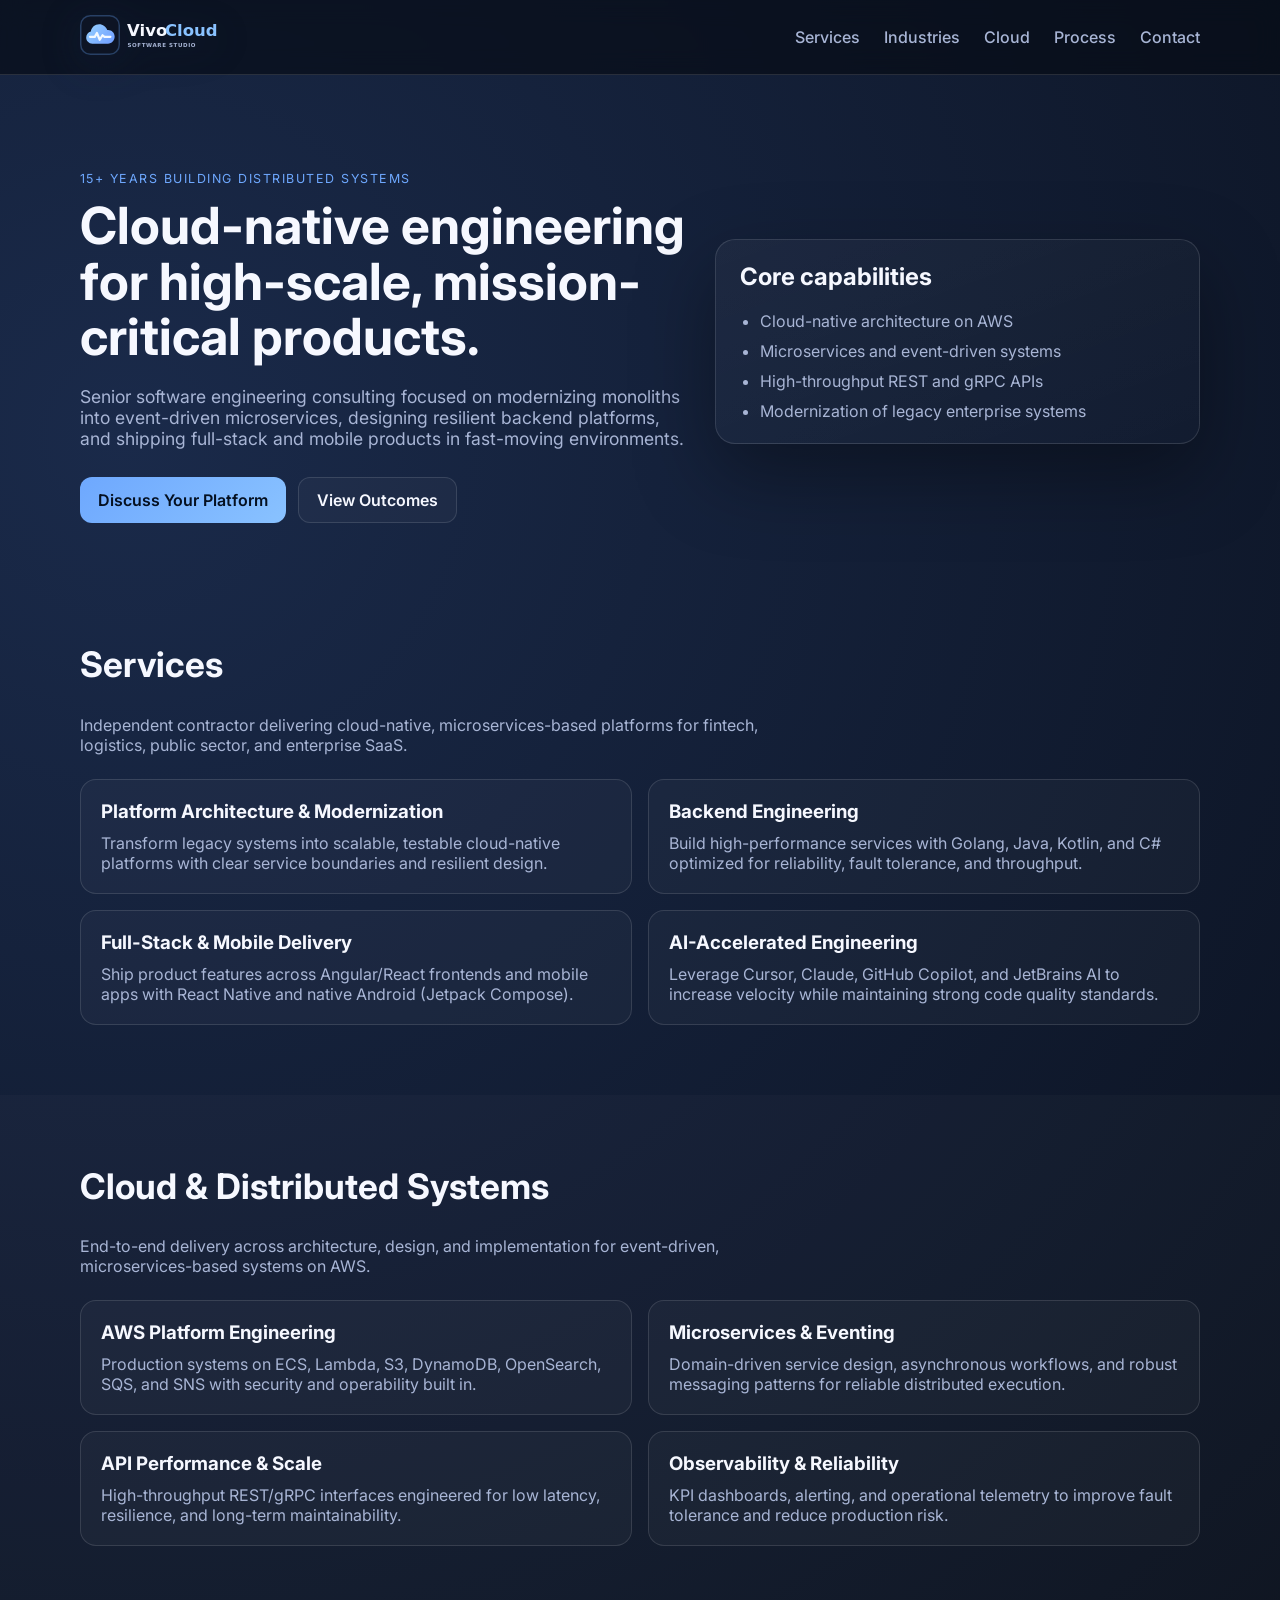
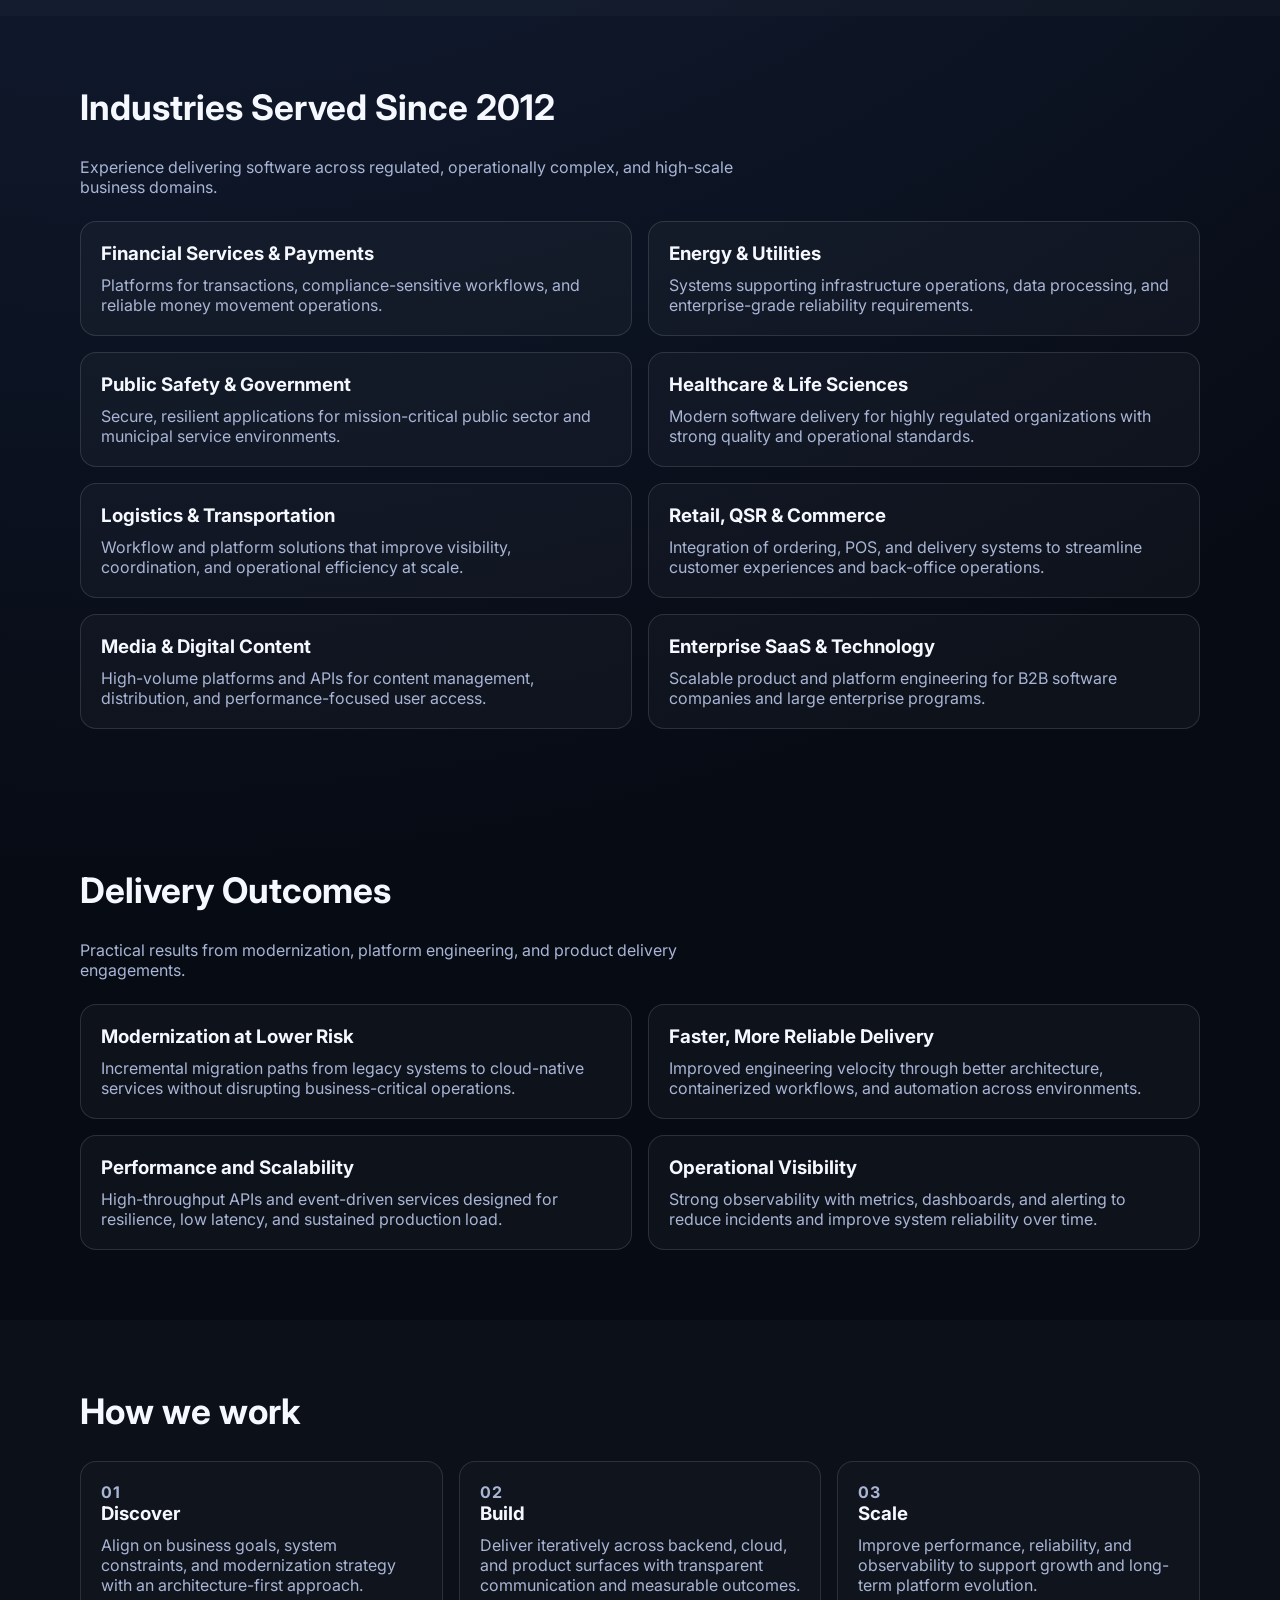
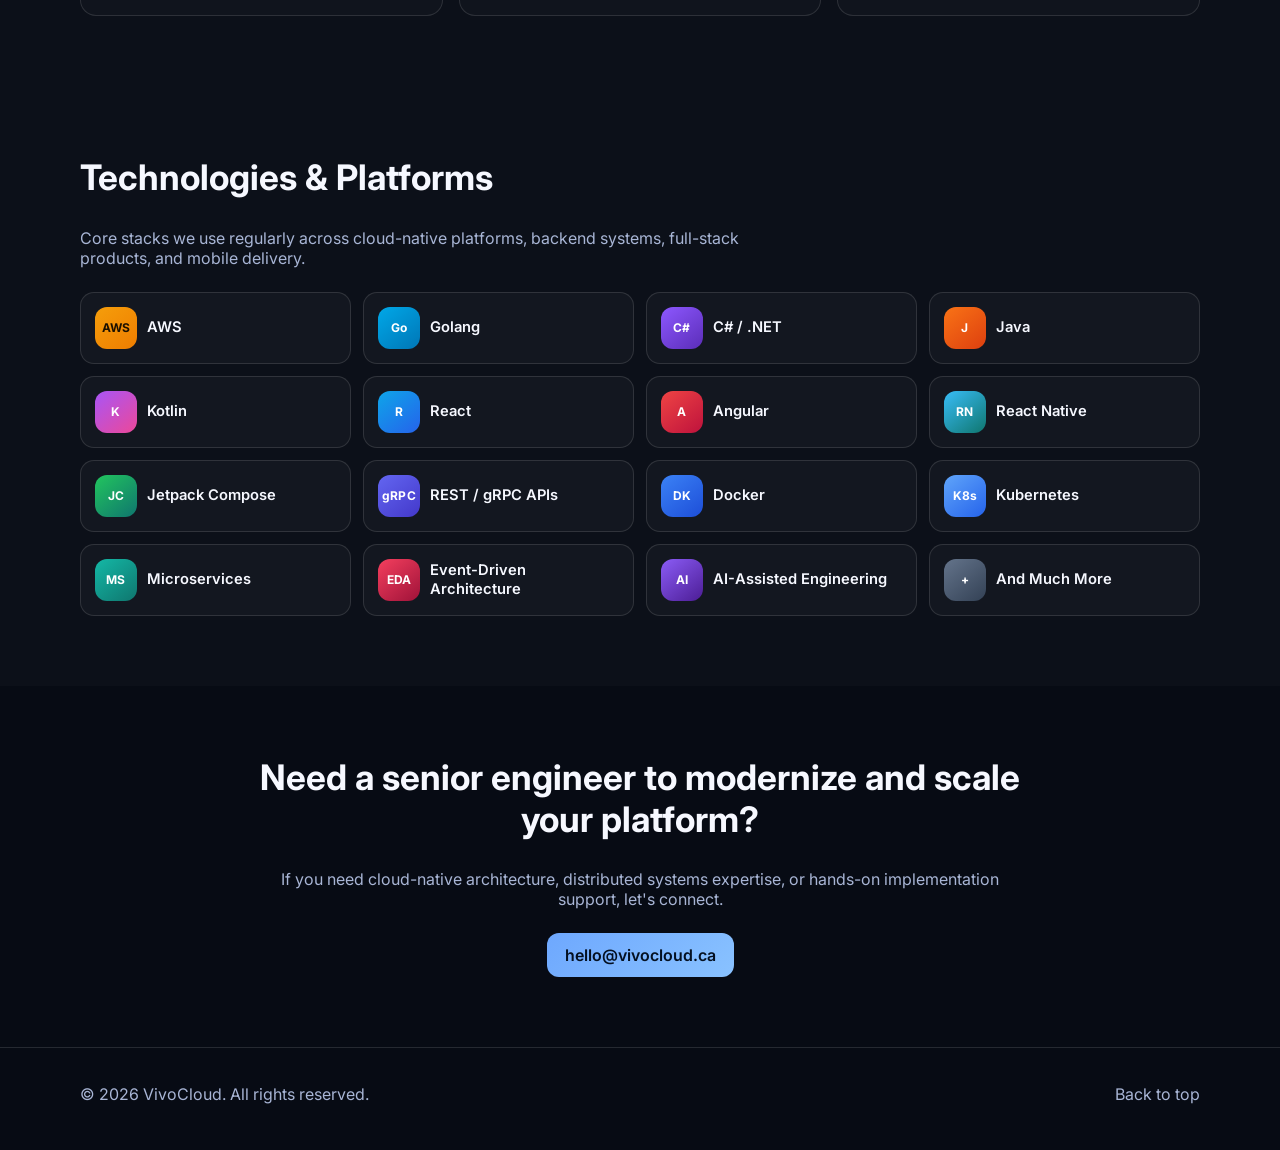
<file: index.html>
<!doctype html>
<html lang="en">
  <head>
    <meta charset="UTF-8" />
    <meta name="viewport" content="width=device-width, initial-scale=1.0" />
    <title>VivoCloud | Cloud-Native Software Engineering & Modernization</title>
    <meta
      name="description"
      content="VivoCloud delivers cloud-native platforms, microservices modernization, and high-performance software engineering across web, mobile, and enterprise systems."
    />
    <link rel="preconnect" href="https://fonts.googleapis.com" />
    <link rel="preconnect" href="https://fonts.gstatic.com" crossorigin />
    <link
      href="https://fonts.googleapis.com/css2?family=Inter:wght@400;500;600;700;800&display=swap"
      rel="stylesheet"
    />
    <link rel="stylesheet" href="styles.css" />
  </head>
  <body>
    <header class="site-header">
      <div class="container nav-wrap">
        <a href="#top" class="brand" aria-label="VivoCloud home">
          <img src="assets/logo-vivocloud-pulse.svg" alt="VivoCloud" />
        </a>
        <nav class="nav">
          <a href="#services">Services</a>
          <a href="#industries">Industries</a>
          <a href="#cloud">Cloud</a>
          <a href="#process">Process</a>
          <a href="#contact">Contact</a>
        </nav>
      </div>
    </header>

    <main id="top">
      <section class="hero">
        <div class="container hero-grid">
          <div>
            <p class="eyebrow">15+ years building distributed systems</p>
            <h1>Cloud-native engineering for high-scale, mission-critical products.</h1>
            <p class="lead">
              Senior software engineering consulting focused on modernizing
              monoliths into event-driven microservices, designing resilient
              backend platforms, and shipping full-stack and mobile products in
              fast-moving environments.
            </p>
            <div class="hero-actions">
              <a class="btn btn-primary" href="#contact">Discuss Your Platform</a>
              <a class="btn btn-secondary" href="#outcomes">View Outcomes</a>
            </div>
          </div>
          <aside class="hero-card">
            <h2>Core capabilities</h2>
            <ul>
              <li>Cloud-native architecture on AWS</li>
              <li>Microservices and event-driven systems</li>
              <li>High-throughput REST and gRPC APIs</li>
              <li>Modernization of legacy enterprise systems</li>
            </ul>
          </aside>
        </div>
      </section>

      <section id="services" class="section">
        <div class="container">
          <h2>Services</h2>
          <p class="section-intro">
            Independent contractor delivering cloud-native, microservices-based
            platforms for fintech, logistics, public sector, and enterprise SaaS.
          </p>
          <div class="cards">
            <article class="card">
              <h3>Platform Architecture & Modernization</h3>
              <p>
                Transform legacy systems into scalable, testable cloud-native
                platforms with clear service boundaries and resilient design.
              </p>
            </article>
            <article class="card">
              <h3>Backend Engineering</h3>
              <p>
                Build high-performance services with Golang, Java, Kotlin, and C#
                optimized for reliability, fault tolerance, and throughput.
              </p>
            </article>
            <article class="card">
              <h3>Full-Stack & Mobile Delivery</h3>
              <p>
                Ship product features across Angular/React frontends and mobile
                apps with React Native and native Android (Jetpack Compose).
              </p>
            </article>
            <article class="card">
              <h3>AI-Accelerated Engineering</h3>
              <p>
                Leverage Cursor, Claude, GitHub Copilot, and JetBrains AI to
                increase velocity while maintaining strong code quality standards.
              </p>
            </article>
          </div>
        </div>
      </section>

      <section id="cloud" class="section section-muted">
        <div class="container">
          <h2>Cloud & Distributed Systems</h2>
          <p class="section-intro">
            End-to-end delivery across architecture, design, and implementation
            for event-driven, microservices-based systems on AWS.
          </p>
          <div class="cards">
            <article class="card">
              <h3>AWS Platform Engineering</h3>
              <p>
                Production systems on ECS, Lambda, S3, DynamoDB, OpenSearch,
                SQS, and SNS with security and operability built in.
              </p>
            </article>
            <article class="card">
              <h3>Microservices & Eventing</h3>
              <p>
                Domain-driven service design, asynchronous workflows, and
                robust messaging patterns for reliable distributed execution.
              </p>
            </article>
            <article class="card">
              <h3>API Performance & Scale</h3>
              <p>
                High-throughput REST/gRPC interfaces engineered for low
                latency, resilience, and long-term maintainability.
              </p>
            </article>
            <article class="card">
              <h3>Observability & Reliability</h3>
              <p>
                KPI dashboards, alerting, and operational telemetry to improve
                fault tolerance and reduce production risk.
              </p>
            </article>
          </div>
        </div>
      </section>

      <section id="industries" class="section">
        <div class="container">
          <h2>Industries Served Since 2012</h2>
          <p class="section-intro">
            Experience delivering software across regulated, operationally
            complex, and high-scale business domains.
          </p>
          <div class="cards">
            <article class="card">
              <h3>Financial Services & Payments</h3>
              <p>
                Platforms for transactions, compliance-sensitive workflows, and
                reliable money movement operations.
              </p>
            </article>
            <article class="card">
              <h3>Energy & Utilities</h3>
              <p>
                Systems supporting infrastructure operations, data processing,
                and enterprise-grade reliability requirements.
              </p>
            </article>
            <article class="card">
              <h3>Public Safety & Government</h3>
              <p>
                Secure, resilient applications for mission-critical public
                sector and municipal service environments.
              </p>
            </article>
            <article class="card">
              <h3>Healthcare & Life Sciences</h3>
              <p>
                Modern software delivery for highly regulated organizations with
                strong quality and operational standards.
              </p>
            </article>
            <article class="card">
              <h3>Logistics & Transportation</h3>
              <p>
                Workflow and platform solutions that improve visibility,
                coordination, and operational efficiency at scale.
              </p>
            </article>
            <article class="card">
              <h3>Retail, QSR & Commerce</h3>
              <p>
                Integration of ordering, POS, and delivery systems to streamline
                customer experiences and back-office operations.
              </p>
            </article>
            <article class="card">
              <h3>Media & Digital Content</h3>
              <p>
                High-volume platforms and APIs for content management,
                distribution, and performance-focused user access.
              </p>
            </article>
            <article class="card">
              <h3>Enterprise SaaS & Technology</h3>
              <p>
                Scalable product and platform engineering for B2B software
                companies and large enterprise programs.
              </p>
            </article>
          </div>
        </div>
      </section>

      <section id="outcomes" class="section">
        <div class="container">
          <h2>Delivery Outcomes</h2>
          <p class="section-intro">
            Practical results from modernization, platform engineering, and
            product delivery engagements.
          </p>
          <div class="cards">
            <article class="card">
              <h3>Modernization at Lower Risk</h3>
              <p>
                Incremental migration paths from legacy systems to cloud-native
                services without disrupting business-critical operations.
              </p>
            </article>
            <article class="card">
              <h3>Faster, More Reliable Delivery</h3>
              <p>
                Improved engineering velocity through better architecture,
                containerized workflows, and automation across environments.
              </p>
            </article>
            <article class="card">
              <h3>Performance and Scalability</h3>
              <p>
                High-throughput APIs and event-driven services designed for
                resilience, low latency, and sustained production load.
              </p>
            </article>
            <article class="card">
              <h3>Operational Visibility</h3>
              <p>
                Strong observability with metrics, dashboards, and alerting to
                reduce incidents and improve system reliability over time.
              </p>
            </article>
          </div>
        </div>
      </section>

      <section id="process" class="section section-muted">
        <div class="container">
          <h2>How we work</h2>
          <div class="steps">
            <article>
              <p class="step-number">01</p>
              <h3>Discover</h3>
              <p>
                Align on business goals, system constraints, and modernization
                strategy with an architecture-first approach.
              </p>
            </article>
            <article>
              <p class="step-number">02</p>
              <h3>Build</h3>
              <p>
                Deliver iteratively across backend, cloud, and product surfaces
                with transparent communication and measurable outcomes.
              </p>
            </article>
            <article>
              <p class="step-number">03</p>
              <h3>Scale</h3>
              <p>
                Improve performance, reliability, and observability to support
                growth and long-term platform evolution.
              </p>
            </article>
          </div>
        </div>
      </section>

      <section id="stack" class="section section-muted">
        <div class="container">
          <h2>Technologies &amp; Platforms</h2>
          <p class="section-intro">
            Core stacks we use regularly across cloud-native platforms, backend
            systems, full-stack products, and mobile delivery.
          </p>
          <div class="tech-grid">
            <article class="tech-item"><span class="tech-logo aws">AWS</span><span class="tech-name">AWS</span></article>
            <article class="tech-item"><span class="tech-logo go">Go</span><span class="tech-name">Golang</span></article>
            <article class="tech-item"><span class="tech-logo cs">C#</span><span class="tech-name">C# / .NET</span></article>
            <article class="tech-item"><span class="tech-logo java">J</span><span class="tech-name">Java</span></article>
            <article class="tech-item"><span class="tech-logo kotlin">K</span><span class="tech-name">Kotlin</span></article>
            <article class="tech-item"><span class="tech-logo react">R</span><span class="tech-name">React</span></article>
            <article class="tech-item"><span class="tech-logo angular">A</span><span class="tech-name">Angular</span></article>
            <article class="tech-item"><span class="tech-logo rn">RN</span><span class="tech-name">React Native</span></article>
            <article class="tech-item"><span class="tech-logo compose">JC</span><span class="tech-name">Jetpack Compose</span></article>
            <article class="tech-item"><span class="tech-logo grpc">gRPC</span><span class="tech-name">REST / gRPC APIs</span></article>
            <article class="tech-item"><span class="tech-logo docker">DK</span><span class="tech-name">Docker</span></article>
            <article class="tech-item"><span class="tech-logo k8s">K8s</span><span class="tech-name">Kubernetes</span></article>
            <article class="tech-item"><span class="tech-logo micro">MS</span><span class="tech-name">Microservices</span></article>
            <article class="tech-item"><span class="tech-logo event">EDA</span><span class="tech-name">Event-Driven Architecture</span></article>
            <article class="tech-item"><span class="tech-logo ai">AI</span><span class="tech-name">AI-Assisted Engineering</span></article>
            <article class="tech-item"><span class="tech-logo more">+</span><span class="tech-name">And Much More</span></article>
          </div>
        </div>
      </section>

      <section id="contact" class="section">
        <div class="container contact">
          <h2>Need a senior engineer to modernize and scale your platform?</h2>
          <p>
            If you need cloud-native architecture, distributed systems expertise,
            or hands-on implementation support, let&apos;s connect.
          </p>
          <a class="btn btn-primary" href="mailto:hello@vivocloud.ca"
            >hello@vivocloud.ca</a
          >
        </div>
      </section>
    </main>

    <footer class="site-footer">
      <div class="container footer-wrap">
        <p>© <span id="year"></span> VivoCloud. All rights reserved.</p>
        <a href="#top">Back to top</a>
      </div>
    </footer>

    <script>
      document.getElementById("year").textContent = new Date().getFullYear();
    </script>
  </body>
</html>
</file>
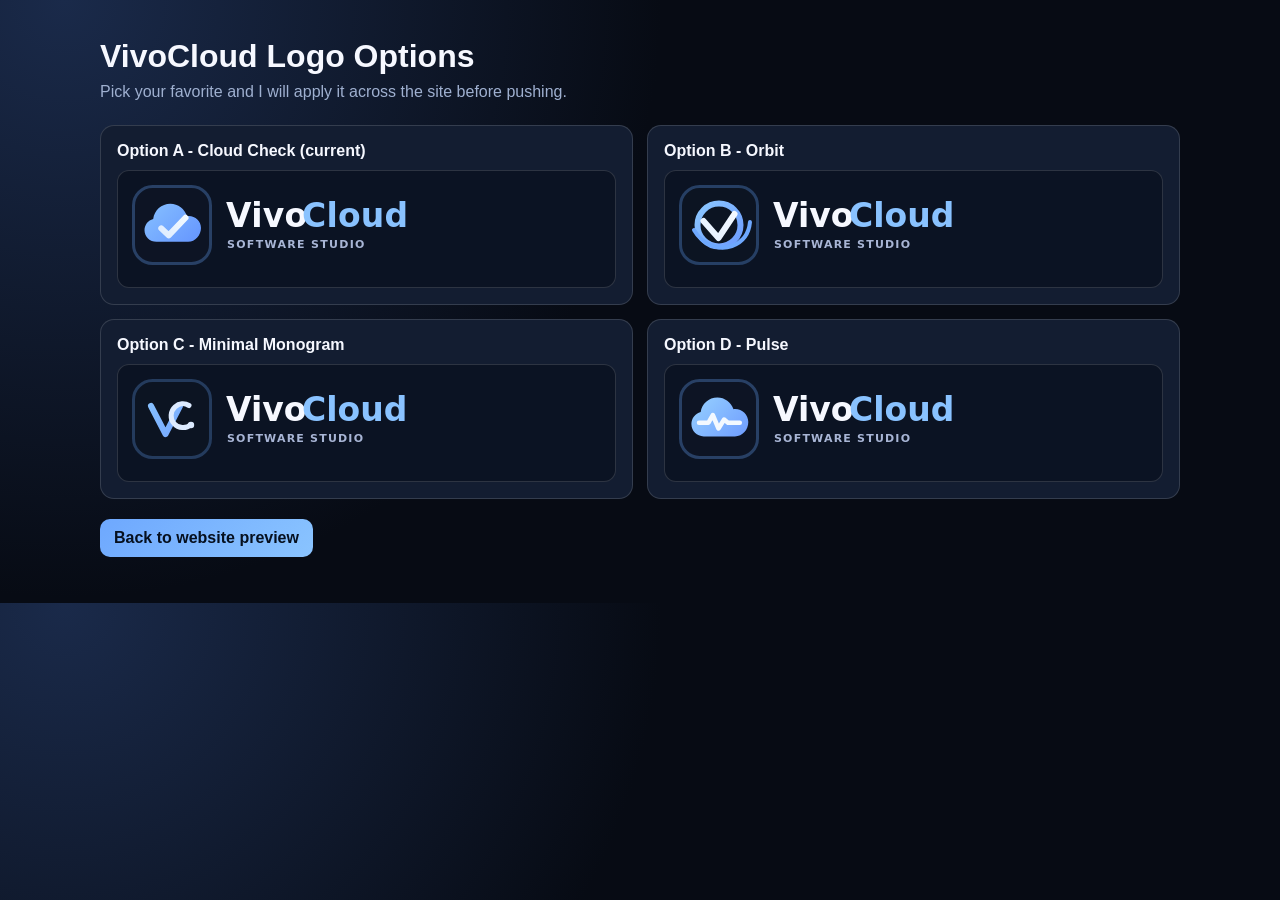
<file: logo-options.html>
<!doctype html>
<html lang="en">
  <head>
    <meta charset="UTF-8" />
    <meta name="viewport" content="width=device-width, initial-scale=1.0" />
    <title>VivoCloud Logo Options</title>
    <style>
      :root {
        --bg: #070b14;
        --card: #131d31;
        --line: rgba(255, 255, 255, 0.14);
        --text: #f6f8ff;
        --muted: #9fb0d0;
        --accent: #6ea8fe;
      }

      * {
        box-sizing: border-box;
      }

      body {
        margin: 0;
        font-family: Inter, -apple-system, BlinkMacSystemFont, "Segoe UI", sans-serif;
        background: radial-gradient(circle at 5% 0%, #1a2a4a 0, var(--bg) 44%);
        color: var(--text);
      }

      .container {
        width: min(1080px, 94vw);
        margin: 0 auto;
        padding: 38px 0 46px;
      }

      h1 {
        margin: 0 0 8px;
      }

      .intro {
        color: var(--muted);
        margin: 0 0 24px;
      }

      .grid {
        display: grid;
        grid-template-columns: repeat(2, minmax(0, 1fr));
        gap: 14px;
      }

      .card {
        border: 1px solid var(--line);
        border-radius: 14px;
        background: var(--card);
        padding: 16px;
      }

      .card h2 {
        margin: 0 0 10px;
        font-size: 1rem;
      }

      .preview {
        border: 1px solid var(--line);
        border-radius: 12px;
        background: #0b1323;
        padding: 14px;
      }

      .preview img {
        max-width: 100%;
        height: auto;
        display: block;
      }

      .actions {
        margin-top: 20px;
        display: flex;
        flex-wrap: wrap;
        gap: 10px;
      }

      .btn {
        padding: 10px 14px;
        border-radius: 10px;
        border: 1px solid var(--line);
        color: var(--text);
        text-decoration: none;
      }

      .btn-primary {
        background: linear-gradient(135deg, var(--accent), #8ac4ff);
        color: #06101f;
        border: none;
        font-weight: 600;
      }

      @media (max-width: 860px) {
        .grid {
          grid-template-columns: 1fr;
        }
      }
    </style>
  </head>
  <body>
    <main class="container">
      <h1>VivoCloud Logo Options</h1>
      <p class="intro">
        Pick your favorite and I will apply it across the site before pushing.
      </p>

      <section class="grid">
        <article class="card">
          <h2>Option A - Cloud Check (current)</h2>
          <div class="preview">
            <img src="assets/logo-vivocloud.svg" alt="VivoCloud Cloud Check logo" />
          </div>
        </article>

        <article class="card">
          <h2>Option B - Orbit</h2>
          <div class="preview">
            <img src="assets/logo-vivocloud-orbit.svg" alt="VivoCloud Orbit logo" />
          </div>
        </article>

        <article class="card">
          <h2>Option C - Minimal Monogram</h2>
          <div class="preview">
            <img src="assets/logo-vivocloud-minimal.svg" alt="VivoCloud Minimal logo" />
          </div>
        </article>

        <article class="card">
          <h2>Option D - Pulse</h2>
          <div class="preview">
            <img src="assets/logo-vivocloud-pulse.svg" alt="VivoCloud Pulse logo" />
          </div>
        </article>
      </section>

      <div class="actions">
        <a class="btn btn-primary" href="index.html">Back to website preview</a>
      </div>
    </main>
  </body>
</html>
</file>
<file: styles.css>
:root {
  --bg: #070b14;
  --bg-soft: #101827;
  --surface: #141f34;
  --text: #f6f8ff;
  --muted: #a8b5d5;
  --primary: #6ea8fe;
  --primary-strong: #89c2ff;
  --border: rgba(255, 255, 255, 0.12);
  --shadow: 0 30px 80px rgba(0, 0, 0, 0.35);
}

*,
*::before,
*::after {
  box-sizing: border-box;
}

html,
body {
  margin: 0;
  padding: 0;
  font-family: "Inter", -apple-system, BlinkMacSystemFont, "Segoe UI", sans-serif;
  color: var(--text);
  background: radial-gradient(circle at 10% 10%, #1a2a4a 0, var(--bg) 50%);
  scroll-behavior: smooth;
}

a {
  color: inherit;
  text-decoration: none;
}

.container {
  width: min(1120px, 92vw);
  margin: 0 auto;
}

.site-header {
  position: sticky;
  top: 0;
  backdrop-filter: blur(12px);
  background: rgba(7, 11, 20, 0.65);
  border-bottom: 1px solid var(--border);
  z-index: 10;
}

.nav-wrap {
  min-height: 74px;
  display: flex;
  align-items: center;
  justify-content: space-between;
}

.brand {
  display: inline-flex;
  align-items: center;
  min-height: 44px;
}

.brand img {
  width: auto;
  height: 44px;
  display: block;
  filter: drop-shadow(0 8px 18px rgba(18, 30, 58, 0.45));
}

.nav {
  display: flex;
  gap: 24px;
}

.nav a {
  color: var(--muted);
  font-weight: 500;
}

.nav a:hover {
  color: var(--text);
}

.hero {
  padding: 84px 0 50px;
}

.hero-grid {
  display: grid;
  grid-template-columns: 1.25fr 1fr;
  gap: 28px;
  align-items: center;
}

.eyebrow {
  text-transform: uppercase;
  letter-spacing: 0.12em;
  font-size: 0.78rem;
  color: var(--primary);
  margin-bottom: 12px;
}

h1 {
  margin: 0;
  font-size: clamp(2rem, 4vw, 3.4rem);
  line-height: 1.08;
}

.lead {
  color: var(--muted);
  margin: 22px 0 28px;
  font-size: 1.1rem;
  max-width: 62ch;
}

.hero-actions {
  display: flex;
  gap: 12px;
  flex-wrap: wrap;
}

.btn {
  border-radius: 12px;
  padding: 12px 18px;
  font-weight: 600;
  display: inline-flex;
  align-items: center;
  justify-content: center;
}

.btn-primary {
  background: linear-gradient(135deg, var(--primary), var(--primary-strong));
  color: #041021;
}

.btn-primary:hover {
  filter: brightness(1.05);
}

.btn-secondary {
  border: 1px solid var(--border);
  background: rgba(255, 255, 255, 0.03);
}

.hero-card {
  border: 1px solid var(--border);
  background: linear-gradient(160deg, rgba(255, 255, 255, 0.04), rgba(255, 255, 255, 0.01));
  border-radius: 20px;
  padding: 22px 24px;
  box-shadow: var(--shadow);
}

.hero-card h2 {
  margin-top: 0;
}

.hero-card ul {
  margin: 0;
  padding-left: 20px;
  color: var(--muted);
  display: grid;
  gap: 10px;
}

.section {
  padding: 70px 0;
}

.section h2 {
  margin-top: 0;
  font-size: clamp(1.5rem, 3vw, 2.2rem);
}

.section-intro {
  color: var(--muted);
  margin-bottom: 24px;
  max-width: 70ch;
}

.cards {
  display: grid;
  grid-template-columns: repeat(2, minmax(0, 1fr));
  gap: 16px;
}

.card {
  background: rgba(255, 255, 255, 0.03);
  border: 1px solid var(--border);
  border-radius: 16px;
  padding: 20px;
}

.card h3 {
  margin: 0 0 10px;
}

.card p {
  margin: 0;
  color: var(--muted);
}

.section-muted {
  background: rgba(255, 255, 255, 0.02);
}

.steps {
  display: grid;
  grid-template-columns: repeat(3, minmax(0, 1fr));
  gap: 16px;
}

.steps article {
  border: 1px solid var(--border);
  border-radius: 16px;
  padding: 20px;
  background: rgba(255, 255, 255, 0.02);
}

.step-number {
  color: var(--primary);
  font-weight: 700;
  letter-spacing: 0.06em;
  margin: 0 0 10px;
}

.steps h3 {
  margin: 0 0 10px;
}

.steps p {
  margin: 0;
  color: var(--muted);
}

.tech-grid {
  display: grid;
  grid-template-columns: repeat(4, minmax(0, 1fr));
  gap: 12px;
}

.tech-item {
  border: 1px solid var(--border);
  background: rgba(255, 255, 255, 0.03);
  border-radius: 14px;
  padding: 14px;
  display: flex;
  align-items: center;
  gap: 10px;
}

.tech-logo {
  width: 42px;
  height: 42px;
  border-radius: 12px;
  display: inline-flex;
  align-items: center;
  justify-content: center;
  font-weight: 700;
  font-size: 0.75rem;
  letter-spacing: 0.02em;
  color: #ffffff;
  flex: 0 0 auto;
}

.tech-name {
  color: var(--text);
  font-weight: 600;
  font-size: 0.92rem;
  line-height: 1.25;
}

.aws { background: linear-gradient(140deg, #f59e0b, #ef7d00); color: #1c1100; }
.go { background: linear-gradient(140deg, #00a8e8, #0076b6); }
.cs { background: linear-gradient(140deg, #8d58ff, #5b2db8); }
.java { background: linear-gradient(140deg, #f97316, #dd3f0f); }
.kotlin { background: linear-gradient(140deg, #a855f7, #ec4899); }
.react { background: linear-gradient(140deg, #0ea5e9, #2563eb); }
.angular { background: linear-gradient(140deg, #ef4444, #be123c); }
.rn { background: linear-gradient(140deg, #38bdf8, #0f766e); }
.compose { background: linear-gradient(140deg, #22c55e, #0f766e); }
.grpc { background: linear-gradient(140deg, #6366f1, #4338ca); }
.docker { background: linear-gradient(140deg, #3b82f6, #1d4ed8); }
.k8s { background: linear-gradient(140deg, #60a5fa, #2563eb); }
.micro { background: linear-gradient(140deg, #14b8a6, #0f766e); }
.event { background: linear-gradient(140deg, #f43f5e, #9f1239); }
.ai { background: linear-gradient(140deg, #8b5cf6, #4c1d95); }
.more { background: linear-gradient(140deg, #64748b, #334155); }

.contact {
  text-align: center;
  max-width: 760px;
}

.contact p {
  color: var(--muted);
  margin: 0 auto 24px;
}

.site-footer {
  border-top: 1px solid var(--border);
  padding: 20px 0 30px;
}

.footer-wrap {
  display: flex;
  align-items: center;
  justify-content: space-between;
  gap: 12px;
  flex-wrap: wrap;
  color: var(--muted);
}

@media (max-width: 920px) {
  .hero-grid {
    grid-template-columns: 1fr;
  }

  .steps {
    grid-template-columns: 1fr;
  }

  .tech-grid {
    grid-template-columns: repeat(2, minmax(0, 1fr));
  }
}

@media (max-width: 720px) {
  .brand img {
    height: 36px;
  }

  .nav {
    display: none;
  }

  .hero {
    padding-top: 56px;
  }

  .cards {
    grid-template-columns: 1fr;
  }

  .tech-grid {
    grid-template-columns: 1fr;
  }
}
</file>
